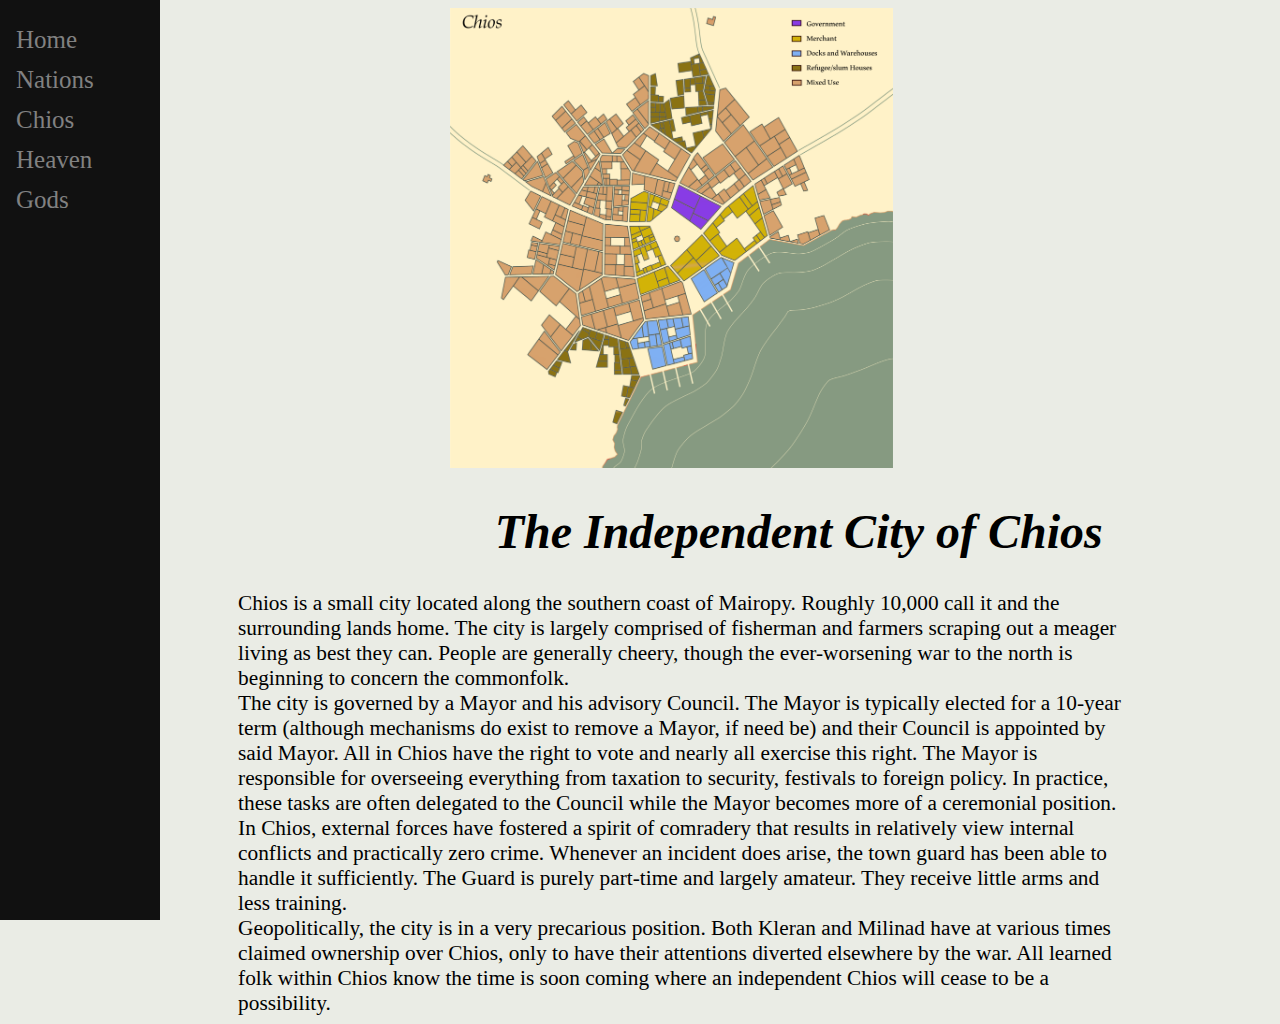
<file: chios.html>
<!DOCTYPE html>
<html>
  <head>
    <meta charset="UTF-8">
    <title>Chios</title>
  <link rel="stylesheet" href="css/chios.css" type="text/css">
  </head>
  <body>
   <!-- Side navigation -->
    <div class="sidenav">
      <a href="index.html">Home</a>
      <a href="nations.html">Nations</a>
      <a href="chios.html">Chios</a>
      <a href="heaven.html">Heaven</a>
      <a href="gods.html">Gods</a>

    </div>

<!-- Page content -->
    <div class="main">
        <div class="text_container">
          
          <img class="kleran" src="images/chios3_done.png" alt="">
          <h1>The Independent City of Chios</h1>

          <p1>  Chios is a small city located along the southern coast of Mairopy. Roughly 10,000 call it and the surrounding lands home. The city is largely comprised of fisherman and farmers scraping out a meager living as best they can. People are generally cheery, though the ever-worsening war to the north is beginning to concern the commonfolk.  
          <br>
          The city is governed by a Mayor and his advisory Council. The Mayor is typically elected for a 10-year term (although mechanisms do exist to remove a Mayor, if need be) and their Council is appointed by said Mayor. All in Chios have the right to vote and nearly all exercise this right. The Mayor is responsible for overseeing everything from taxation to security, festivals to foreign policy. In practice, these tasks are often delegated to the Council while the Mayor becomes more of a ceremonial position.
          <br>
          In Chios, external forces have fostered a spirit of comradery that results in relatively view internal conflicts and practically zero crime. Whenever an incident does arise, the town guard has been able to handle it sufficiently. The Guard is purely part-time and largely amateur. They receive little arms and less training. 
          <br>
          
          Geopolitically, the city is in a very precarious position. Both Kleran and Milinad have at various times claimed ownership over Chios, only to have their attentions diverted elsewhere by the war. All learned folk within Chios know the time is soon coming where an independent Chios will cease to be a possibility.
          </p1>
        </div>      
    </div> 
  </body>
</html>
</file>
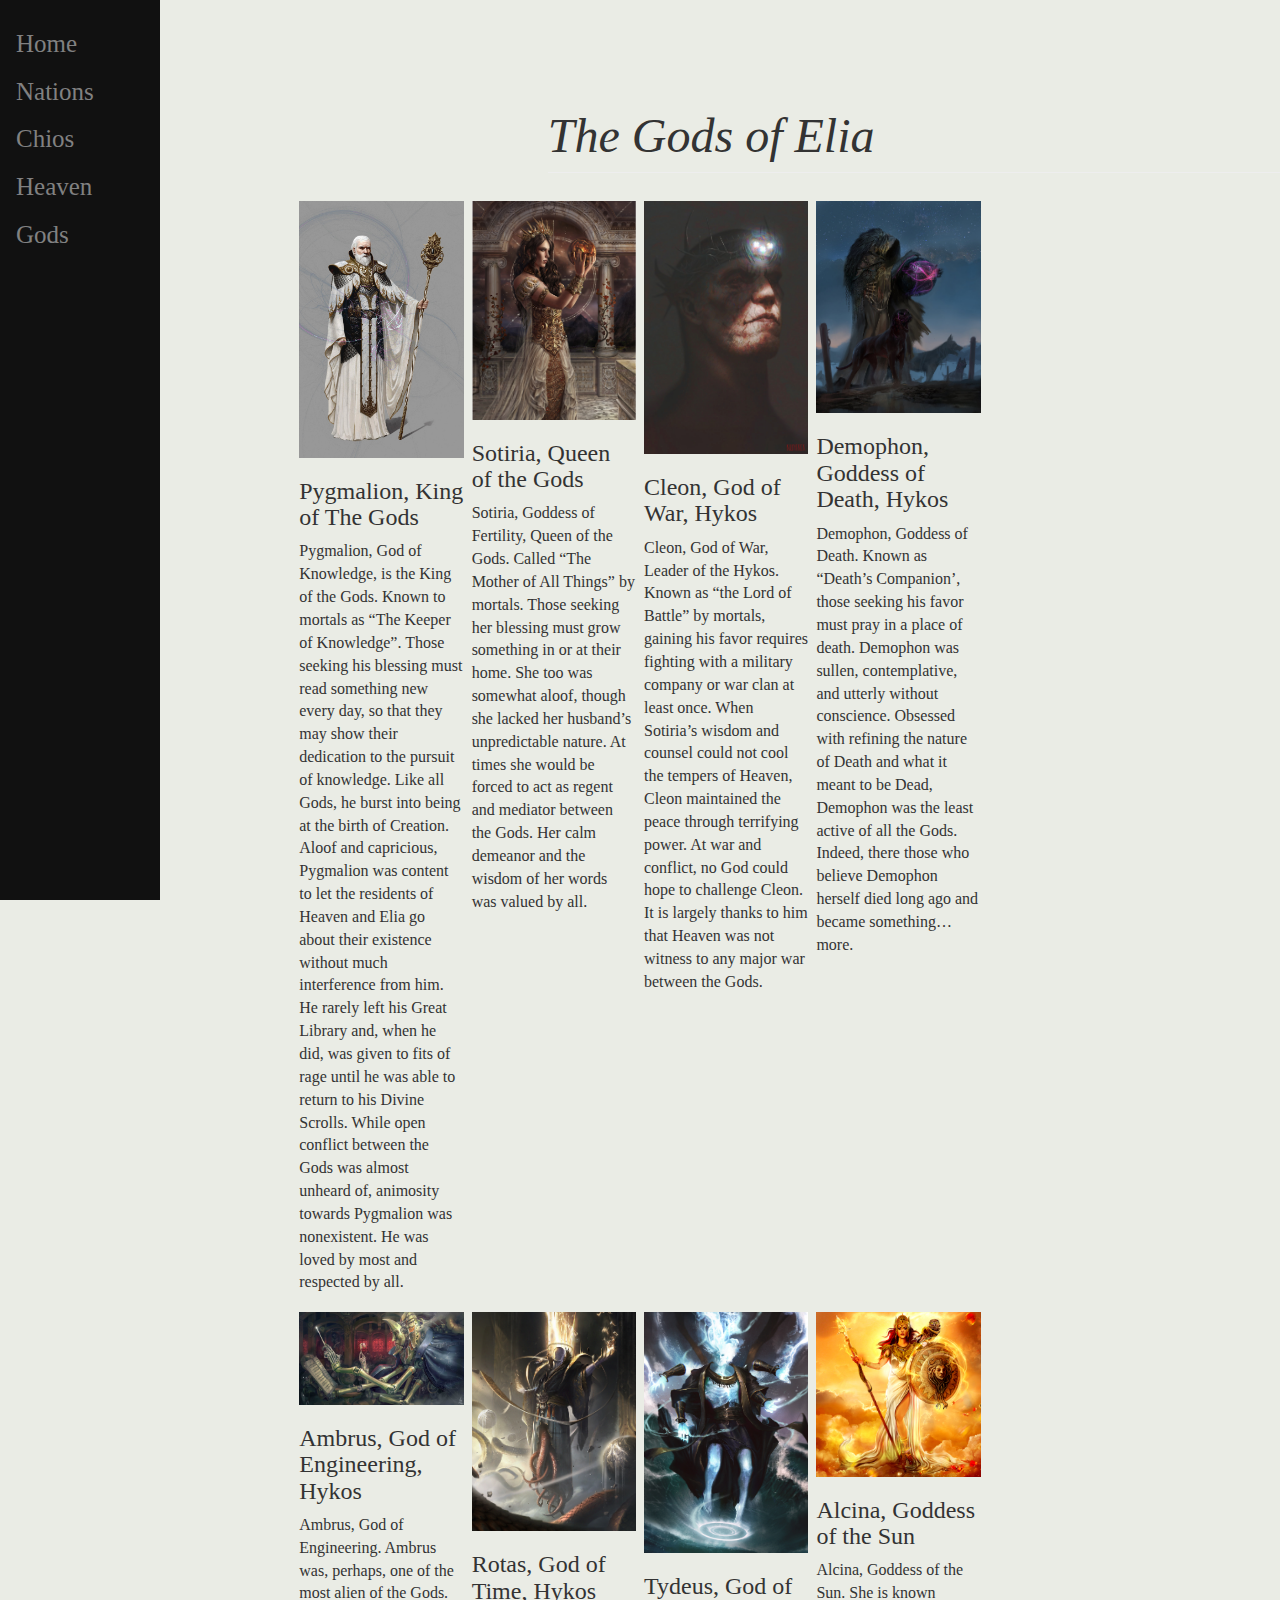
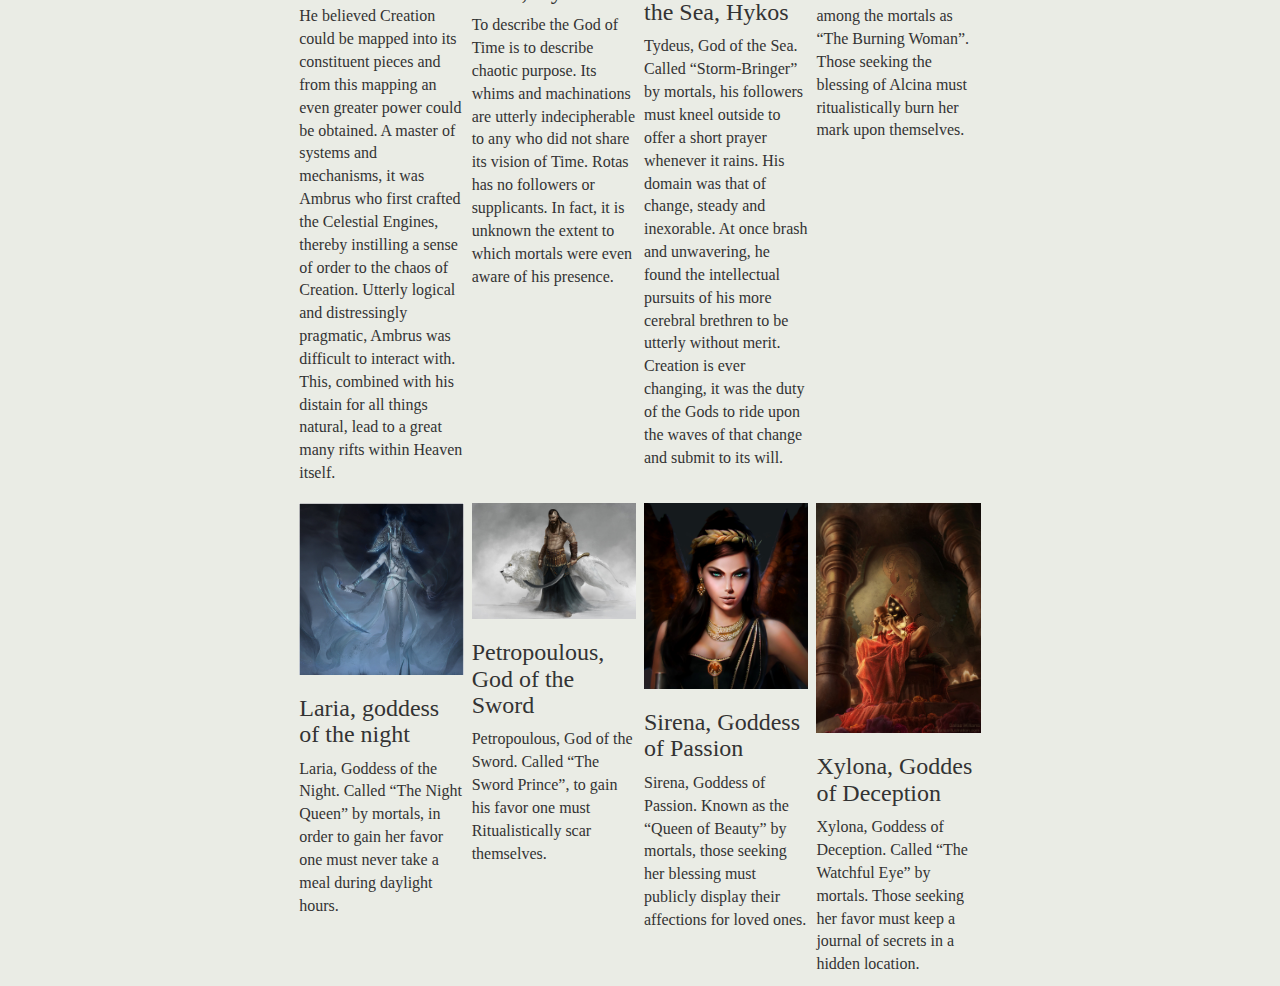
<file: gods.html>
<!DOCTYPE html>
<html lang="en">

<head>

    <meta charset="utf-8">
    <meta http-equiv="X-UA-Compatible" content="IE=edge">
    <meta name="viewport" content="width=device-width, initial-scale=1">
    <meta name="description" content="">
    <meta name="author" content="">

    <title>Gods</title>

    <!-- Bootstrap Core CSS -->
    <link href="css/bootstrap.min.css" rel="stylesheet">

    <!-- Custom CSS -->
    <link href="css/3-col-portfolio.css" rel="stylesheet">

    <link href="css/gods.css" rel="stylesheet">

    <!-- HTML5 Shim and Respond.js IE8 support of HTML5 elements and media queries -->
    <!-- WARNING: Respond.js doesn't work if you view the page via file:// -->
    <!--[if lt IE 9]>
        <script src="https://oss.maxcdn.com/libs/html5shiv/3.7.0/html5shiv.js"></script>
        <script src="https://oss.maxcdn.com/libs/respond.js/1.4.2/respond.min.js"></script>
    <![endif]-->

</head>

<body>

       <!-- Side navigation -->
    <div class="sidenav">
        <a href="index.html">Home</a>
        <a href="nations.html">Nations</a>
        <a href="chios.html">Chios</a>
        <a href="heaven.html">Heaven</a>
        <a href="gods.html">Gods</a>

    </div>
    <!-- Page Content -->
    <div class="container">

        <!-- Page Header -->
        <div class="row">
            <div class="col-lg-12">
                <h1 class="page-header">The Gods of Elia
                </h1>
            </div>
        </div>
        <!-- /.row -->

        <!-- Projects Row -->
        <div class='container'>
        <div class="row">
            <div class="column">
                <img class="img-responsive" src="images/Pygmalion, King of The Gods.jpg" alt="">
                <h3>Pygmalion, King of The Gods</h3>
                <p>Pygmalion, God of Knowledge, is the King of the Gods. Known to mortals as “The Keeper of Knowledge”. Those seeking his blessing must read something new every day, so that they may show their dedication to the pursuit of knowledge. Like all Gods, he burst into being at the birth of Creation. Aloof and capricious, Pygmalion was content to let the residents of Heaven and Elia go about their existence without much interference from him. He rarely left his Great Library and, when he did, was given to fits of rage until he was able to return to his Divine Scrolls. While open conflict between the Gods was almost unheard of, animosity towards Pygmalion was nonexistent. He was loved by most and respected by all.</p>                
            </div>

            <div class="column">                
                <img class="img-responsive" src="images/Sotiria, Queen of the Gods.jpg" alt="">
                <h3>Sotiria, Queen of the Gods</h3>
                <p>Sotiria, Goddess of Fertility, Queen of the Gods. Called “The Mother of All Things” by mortals. Those seeking her blessing must grow something in or at their home. She too was somewhat aloof, though she lacked her husband’s unpredictable nature. At times she would be forced to act as regent and mediator between the Gods. Her calm demeanor and the wisdom of her words was valued by all.</p>                
            </div>
            
            <div class="column">                
                <img class="img-responsive" src="images/Cleon, God of War.jpg" alt="">
                <h3>Cleon, God of War, Hykos</h3>
                <p>Cleon, God of War, Leader of the Hykos. Known as “the Lord of Battle” by mortals, gaining his favor requires fighting with a military company or war clan at least once. When Sotiria’s wisdom and counsel could not cool the tempers of Heaven, Cleon maintained the peace through terrifying power. At war and conflict, no God could hope to challenge Cleon. It is largely thanks to him that Heaven was not witness to any major war between the Gods.</p>                
            </div>
            
            <div class="column">
                <img class="img-responsive" src="images/Demophon, God of Death.jpg" alt="">
                <h3>Demophon, Goddess of Death, Hykos</h3>
                <p>Demophon, Goddess of Death. Known as “Death’s Companion’, those seeking his favor must pray in a place of death. Demophon was sullen, contemplative, and utterly without conscience. Obsessed with refining the nature of Death and what it meant to be Dead, Demophon was the least active of all the Gods. Indeed, there those who believe Demophon herself died long ago and became something…more. </p>               
            </div>
            
            <div class="column">
                <img class="img-responsive" src="images/Ambrus, God of Engineering.jpg" alt="">
                <h3>Ambrus, God of Engineering, Hykos</h3>
                <p>Ambrus, God of Engineering. Ambrus was, perhaps, one of the most alien of the Gods. He believed Creation could be mapped into its constituent pieces and from this mapping an even greater power could be obtained. A master of systems and mechanisms, it was Ambrus who first crafted the Celestial Engines, thereby instilling a sense of order to the chaos of Creation. Utterly logical and distressingly pragmatic, Ambrus was difficult to interact with. This, combined with his distain for all things natural, lead to a great many rifts within Heaven itself.</p>                
            </div>
            
            <div class="column">
                <img class="img-responsive" src="images/Rotas, God of Time.jpg" alt="">
                <h3>Rotas, God of Time, Hykos</h3>
                <p>To describe the God of Time is to describe chaotic purpose. Its whims and machinations are utterly indecipherable to any who did not share its vision of Time. Rotas has no followers or supplicants. In fact, it is unknown the extent to which mortals were even aware of his presence.</p>                
            </div>
            
            <div class="column">
                <img class="img-responsive" src="images/Tydeus, God of the Sea.jpg" alt="">
                <h3>Tydeus, God of the Sea, Hykos</h3>
                <p>Tydeus, God of the Sea. Called “Storm-Bringer” by mortals, his followers must kneel outside to offer a short prayer whenever it rains. His domain was that of change, steady and inexorable. At once brash and unwavering, he found the intellectual pursuits of his more cerebral brethren to be utterly without merit. Creation is ever changing, it was the duty of the Gods to ride upon the waves of that change and submit to its will.</p>                
            </div>
            
            <div class="column">
                <img class="img-responsive" src="images/Alcina, Goddess of the SUn.jpg" alt="">
                <h3>Alcina, Goddess of the Sun</h3>
                <p>Alcina, Goddess of the Sun. She is known among the mortals as “The Burning Woman”. Those seeking the blessing of Alcina must ritualistically burn her mark upon themselves.</p>               
            </div>            
            
            <div class="column">
                <img class="img-responsive" src="images/Laria, goddess of the night.jpg" alt="">
                <h3>Laria, goddess of the night</h3>
                <p>Laria, Goddess of the Night. Called “The Night Queen” by mortals, in order to gain her favor one must never take a meal during daylight hours.</p>
            </div>
            
            <div class="column">
                <img class="img-responsive" src="images/Petropolous, God of the Sword.jpg" alt="">
                <h3>Petropoulous, God of the Sword</h3>
                <p>Petropoulous, God of the Sword. Called “The Sword Prince”, to gain his favor one must Ritualistically scar themselves.</p>
            </div>
            
            <div class="column">
                <img class="img-responsive" src="images/Sirena, Goddess of Passion.jpg" alt="">
                <h3>Sirena, Goddess of Passion</h3>
                <p>Sirena, Goddess of Passion. Known as the “Queen of Beauty” by mortals, those seeking her blessing must publicly display their affections for loved ones.</p>
            </div>
            
            <div class="column">
                <img class="img-responsive" src="images/Xylona, Goddes of Deception.jpg" alt="">
                <h3>Xylona, Goddes of Deception</h3>
                <p>Xylona, Goddess of Deception. Called “The Watchful Eye” by mortals. Those seeking her favor must keep a journal of secrets in a hidden location.</p>                
            </div>
            
            
            
        </div>
      </div>

        
       


</body>

</html>
</file>
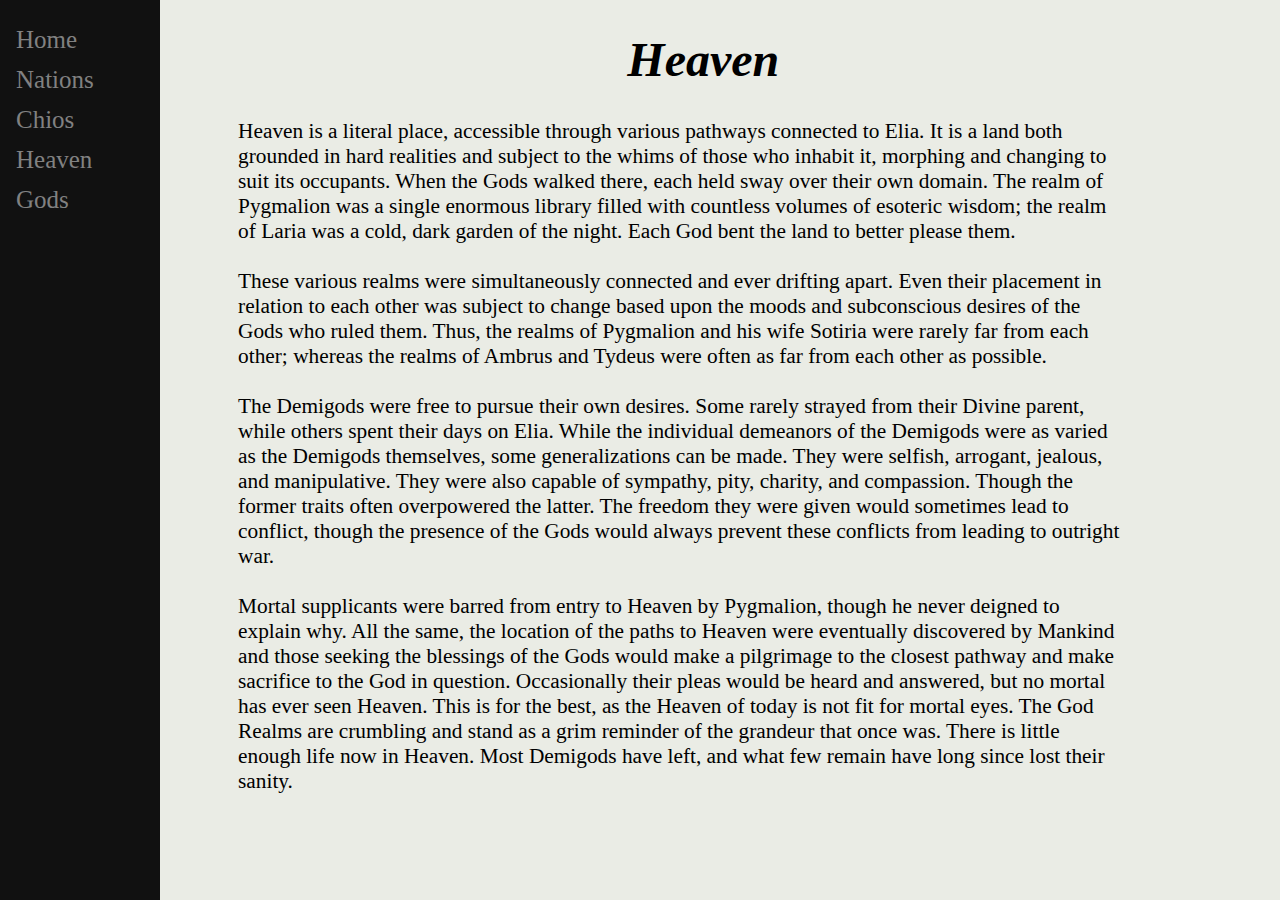
<file: heaven.html>
<!DOCTYPE html>
<html>
  <head>
    <meta charset="UTF-8">
    <title>Nations</title>
  <link rel="stylesheet" href="css/heaven.css" type="text/css">
  </head>
  <body>
   <!-- Side navigation -->
    <div class="sidenav">
      <a href="index.html">Home</a>
      <a href="nations.html">Nations</a>
      <a href="chios.html">Chios</a>
      <a href="heaven.html">Heaven</a>
      <a href="gods.html">Gods</a>

    </div>

<!-- Page content -->
<div class="main">
    <div class="text_container">
      
     
      <h1>Heaven</h1>

      <p1>Heaven is a literal place, accessible through various pathways connected to Elia. It is a land both grounded in hard realities and subject to the whims of those who inhabit it, morphing and changing to suit its occupants. When the Gods walked there, each held sway over their own domain. The realm of Pygmalion was a single enormous library filled with countless volumes of esoteric wisdom; the realm of Laria was a cold, dark garden of the night. Each God bent the land to better please them. 
      <br>
      <br>
      These various realms were simultaneously connected and ever drifting apart. Even their placement in relation to each other was subject to change based upon the moods and subconscious desires of the Gods who ruled them. Thus, the realms of Pygmalion and his wife Sotiria were rarely far from each other; whereas the realms of Ambrus and Tydeus were often as far from each other as possible.
      <br>
      <br>
      The Demigods were free to pursue their own desires. Some rarely strayed from their Divine parent, while others spent their days on Elia. While the individual demeanors of the Demigods were as varied as the Demigods themselves, some generalizations can be made. They were selfish, arrogant, jealous, and manipulative. They were also capable of sympathy, pity, charity, and compassion. Though the former traits often overpowered the latter. The freedom they were given would sometimes lead to conflict, though the presence of the Gods would always prevent these conflicts from leading to outright war.
      <br>
      <br>
      Mortal supplicants were barred from entry to Heaven by Pygmalion, though he never deigned to explain why. All the same, the location of the paths to Heaven were eventually discovered by Mankind and those seeking the blessings of the Gods would make a pilgrimage to the closest pathway and make sacrifice to the God in question. Occasionally their pleas would be heard and answered, but no mortal has ever seen Heaven. This is for the best, as the Heaven of today is not fit for mortal eyes. The God Realms are crumbling and stand as a grim reminder of the grandeur that once was. There is little enough life now in Heaven. Most Demigods have left, and what few remain have long since lost their sanity.
      </p1>
    </div> 
  </body>
</html>
</file>
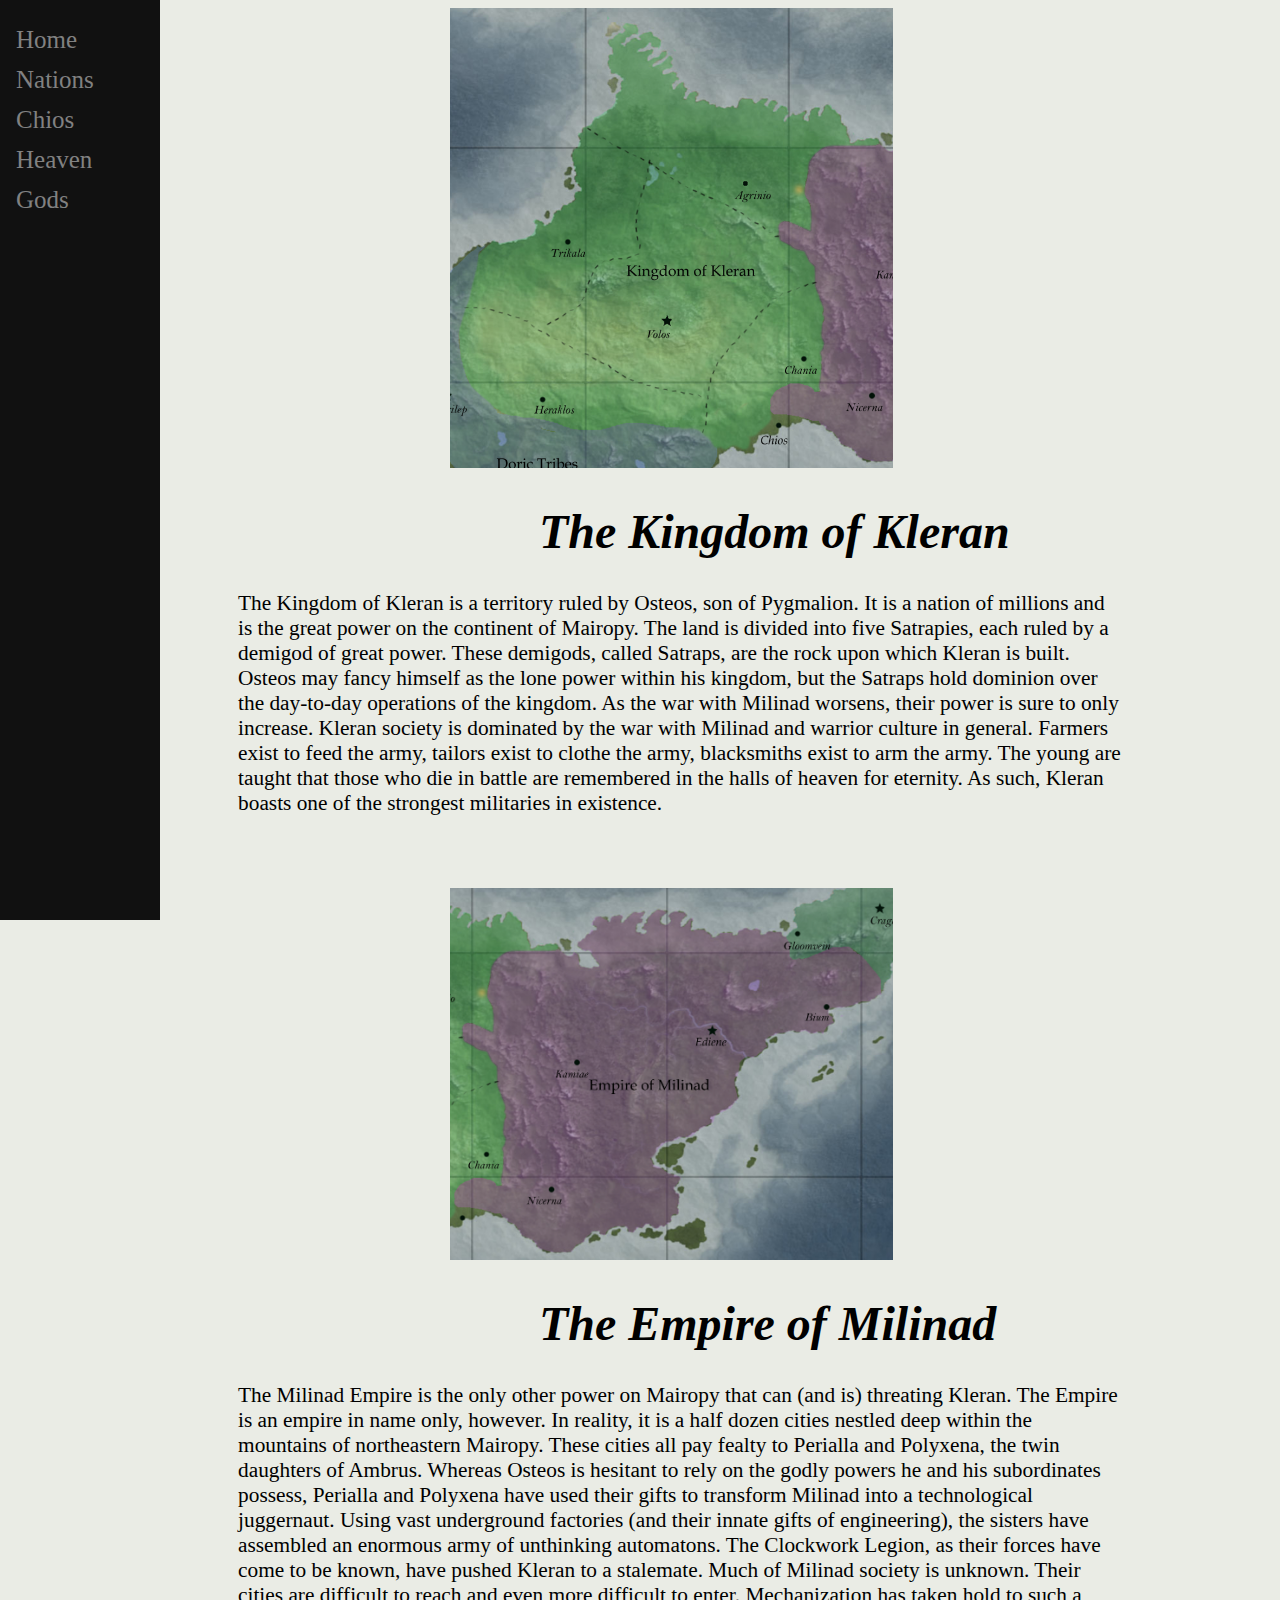
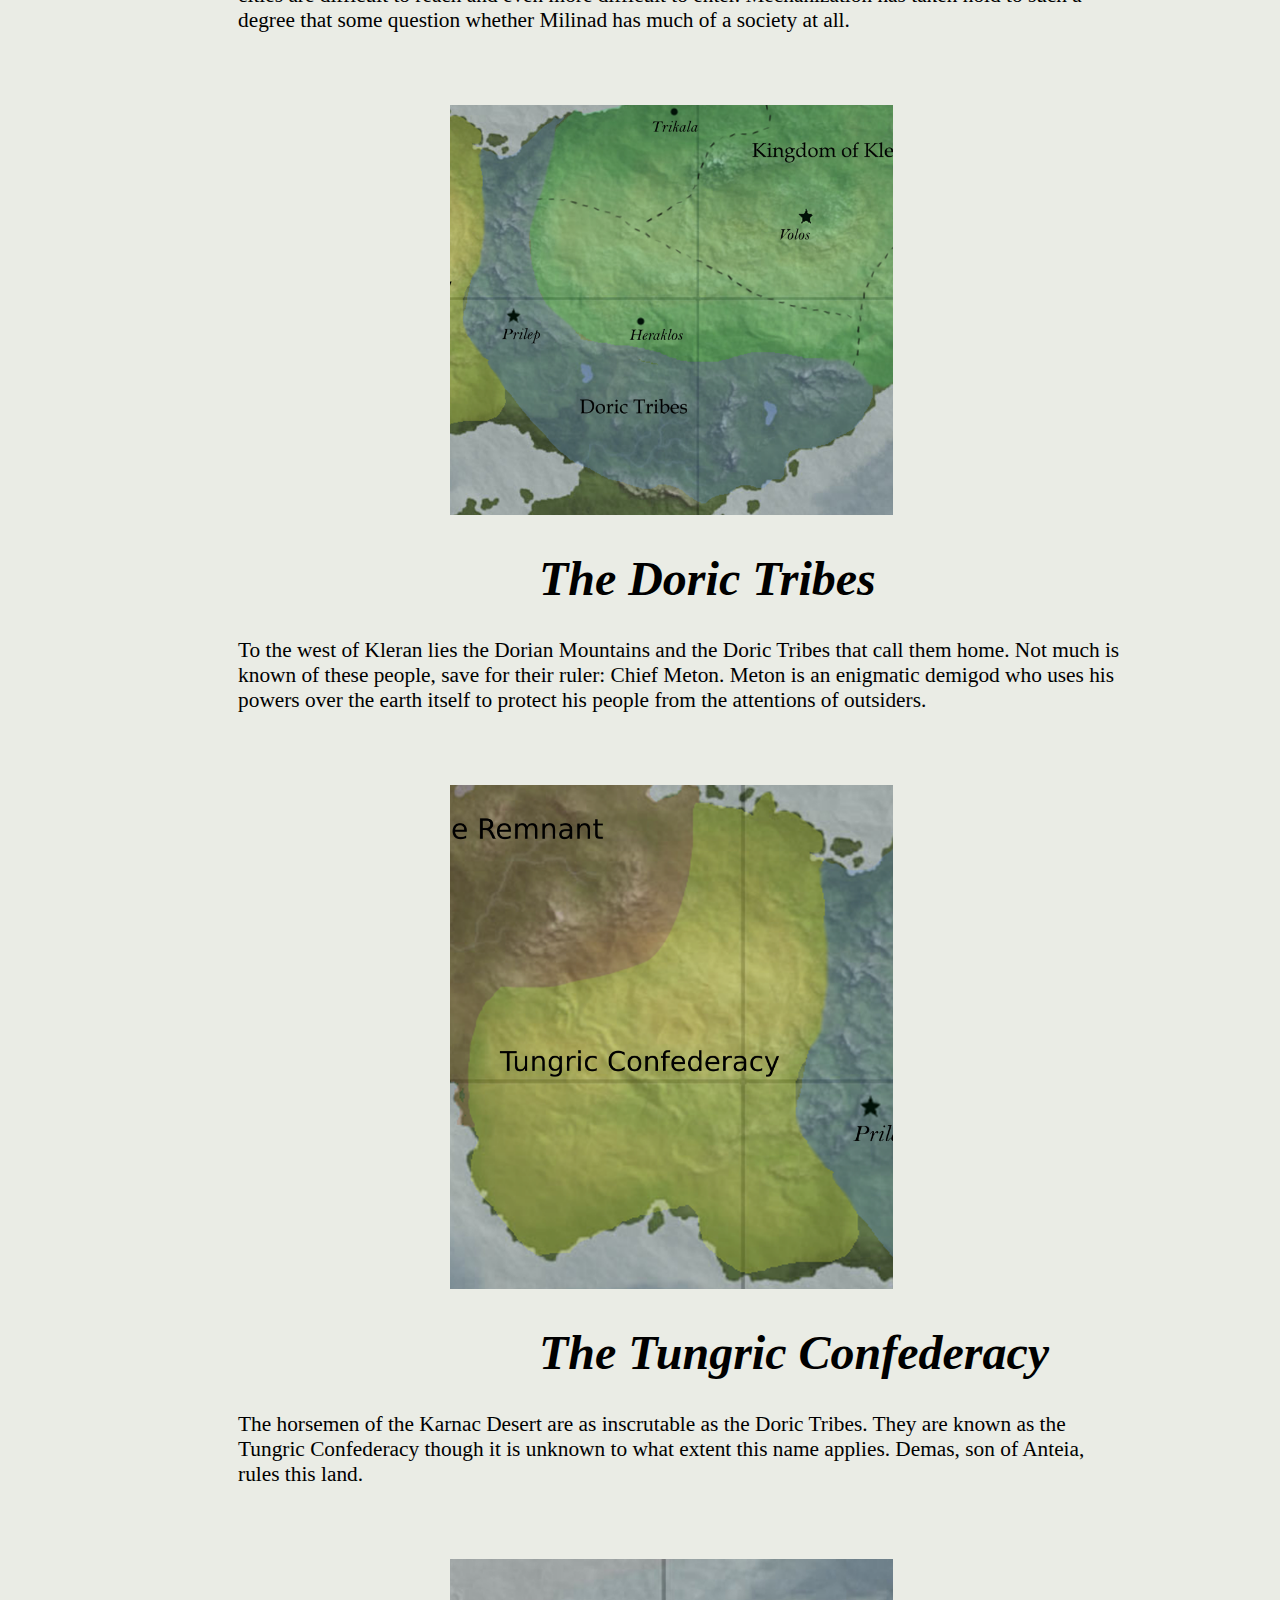
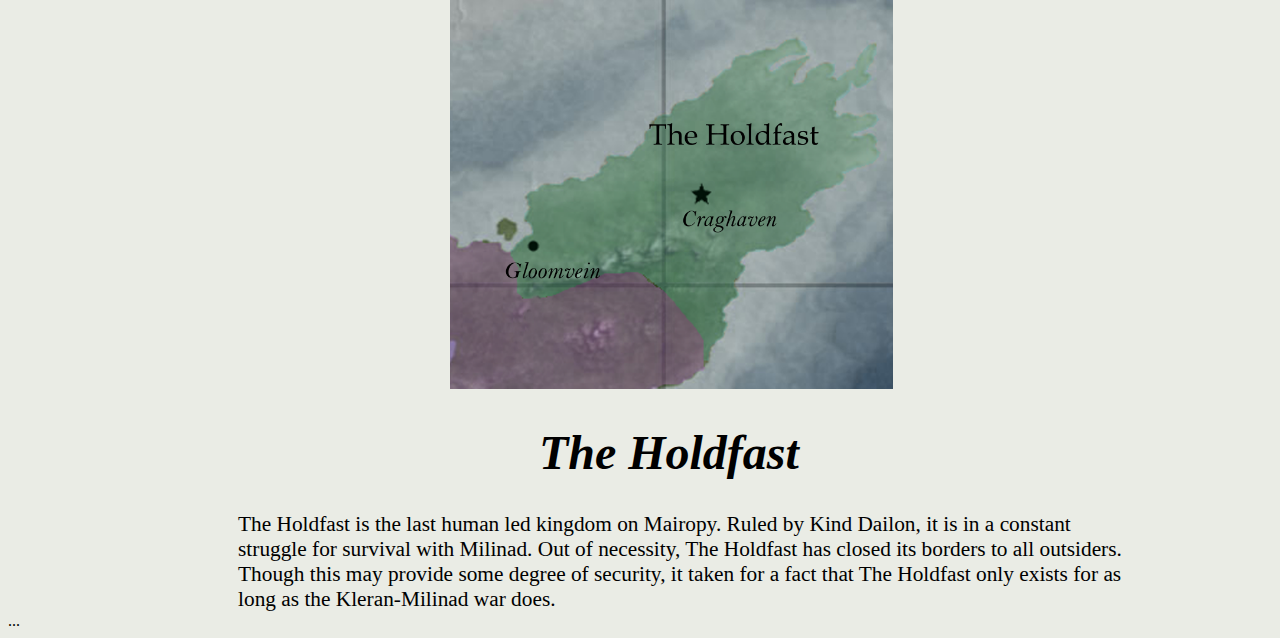
<file: nations.html>
<!DOCTYPE html>
<html>
  <head>
    <meta charset="UTF-8">
    <title>Nations</title>
  <link rel="stylesheet" href="css/nations.css" type="text/css">
  </head>
  <body>
   <!-- Side navigation -->
    <div class="sidenav">
  <a href="index.html">Home</a>
  <a href="nations.html">Nations</a>
  <a href="chios.html">Chios</a>
  <a href="heaven.html">Heaven</a>
  <a href="gods.html">Gods</a>

</div>

<!-- Page content -->
<div class="main">
    <div class="text_container">
      
      <img class="kleran" src="images/kingdoms/Kleran.png" alt="">
      <h1>The Kingdom of Kleran</h1>

      <p1>The Kingdom of Kleran is a territory ruled by Osteos, son of Pygmalion. It is a nation of millions and is the great power on the continent of Mairopy. The land is divided into five Satrapies, each ruled by a demigod of great power. These demigods, called Satraps, are the rock upon which Kleran is built. Osteos may fancy himself as the lone power within his kingdom, but the Satraps hold dominion over the day-to-day operations of the kingdom. As the war with Milinad worsens, their power is sure to only increase. 
      Kleran society is dominated by the war with Milinad and warrior culture in general. Farmers exist to feed the army, tailors exist to clothe the army, blacksmiths exist to arm the army. The young are taught that those who die in battle are remembered in the halls of heaven for eternity. As such, Kleran boasts one of the strongest militaries in existence.</p1>

      <br>
      <br>
      <br>
      <br>
      <br>
      <img class="milinad" src="images/kingdoms/Milinad.png" alt="">
      <h1>The Empire of Milinad</h1>
      <p1>The Milinad Empire is the only other power on Mairopy that can (and is) threating Kleran. The Empire is an empire in name only, however. In reality, it is a half dozen cities nestled deep within the mountains of northeastern Mairopy. These cities all pay fealty to Perialla and Polyxena, the twin daughters of Ambrus. Whereas Osteos is hesitant to rely on the godly powers he and his subordinates possess, Perialla and Polyxena have used their gifts to transform Milinad into a technological juggernaut. Using vast underground factories (and their innate gifts of engineering), the sisters have assembled an enormous army of unthinking automatons. The Clockwork Legion, as their forces have come to be known, have pushed Kleran to a stalemate.
      Much of Milinad society is unknown. Their cities are difficult to reach and even more difficult to enter. Mechanization has taken hold to such a degree that some question whether Milinad has much of a society at all.</p1>
      <br>
      <br>
      <br>
      <br>
      <br>
      <img class="doric" src="images/kingdoms/Doric.png" alt="">
      <h1>The Doric Tribes</h1>
      <p1>To the west of Kleran lies the Dorian Mountains and the Doric Tribes that call them home. Not much is known of these people, save for their ruler: Chief Meton. Meton is an enigmatic demigod who uses his powers over the earth itself to protect his people from the attentions of outsiders.</p1>
      <br>
      <br>
      <br>
      <br>
      <br>
      <img class="tungric" src="images/kingdoms/Tungric.png" alt="">
      <h1>The Tungric Confederacy</h1>
      <p1>The horsemen of the Karnac Desert are as inscrutable as the Doric Tribes. They are known as the Tungric Confederacy though it is unknown to what extent this name applies. Demas, son of Anteia, rules this land.</p1>
      <br>
      <br>
      <br>
      <br>
      <br>
      <img class="holdfast" src="images/kingdoms/Holdfast.png" alt="">
      <h1>The Holdfast</h1>
      <p1>The Holdfast is the last human led kingdom on Mairopy. Ruled by Kind Dailon, it is in a constant struggle for survival with Milinad. Out of necessity, The Holdfast has closed its borders to all outsiders. Though this may provide some degree of security, it taken for a fact that The Holdfast only exists for as long as the Kleran-Milinad war does.</p1>

        




                </p2>   
            </div>
  ...
</div> 
  </body>
</html>
</file>
<file: css/chios.css>
body {
	font-family: Garamond, ‘Book Antiqua’, Palatino, serif;
	font-size: 16px;
	background-color: #eaece5;
	height: 100%;

}

h1 {
    position: relative;
    font-style: oblique;
    font-size:48px;
    left: 55%;
}

p1 {
    position: relative;
    left: 26%;
    font-size: 16pt;
}

.text_container{
    
    width: 70%;
}

.kleran {
    position: relative;
    left: 50%;
    width: 50%;
    height: auto;
}




.navbar-inverse .navbar-brand {
    color: #b2c2bf;
    font-size: 16px;
    float: center;
}

.navbar-inverse {
    background-color: #3b3a30;
    border-color: #666666;
    -moz-box-shadow: 2px 2px 7px #000;
    -webkit-box-shadow: 2px 2px 7px #000;
}

.navbar-inverse .navbar-nav>li>a {
    color: #b2c2bf;
    font-size: 20px;
}

.navbar-inverse .navbar-nav>li>a:hover {
    color: #999999;
}


 /* The sidebar menu */
.sidenav {
    height: 100%; /* Full-height: remove this if you want "auto" height */
    width: 160px; /* Set the width of the sidebar */
    position: fixed; /* Fixed Sidebar (stay in place on scroll) */
    z-index: 1; /* Stay on top */
    top: 0; /* Stay at the top */
    left: 0;
    background-color: #111; /* Black */
    overflow-x: hidden; /* Disable horizontal scroll */
    padding-top: 20px;
}

/* The navigation menu links */
.sidenav a {
    padding: 6px 8px 6px 16px;
    text-decoration: none;
    font-size: 25px;
    color: #818181;
    display: block;
}

/* When you mouse over the navigation links, change their color */
.sidenav a:hover {
    color: #f1f1f1;
}

dding: 0px 10px;
}

/* On smaller screens, where height is less than 450px, change the style of the sidebar (less padding and a smaller font size) */
@media screen and (max-height: 450px) {
    .sidenav {padding-top: 15px;}
    .sidenav a {font-size: 18px;}
}
</file>
<file: css/gods.css>
body {
	font-family: Garamond, ‘Book Antiqua’, Palatino, serif;
	font-size: 16px;
	background-color: #eaece5;
	height: 100%;

}

h1 {
    position: relative;
    font-style: oblique;
    font-size:48px;
    left: 40%;
}

p1 {
    position: relative;
    left: 26%;
    font-size: 16pt;
}

.container {
    width: 75%
}
.row {
  display: flex;
  flex-wrap: wrap;
  padding: 0 4px;
}

/* Create four equal columns that sits next to each other */
.column {
  flex: 50%;
  max-width: 25%;
  padding: 0 4px;
}

.column img {
  margin-top: 8px;
  width: 20vw;
  vertical-align: middle;
}




.navbar-inverse .navbar-brand {
    color: #b2c2bf;
    font-size: 16px;
    float: center;
}

.navbar-inverse {
    background-color: #3b3a30;
    border-color: #666666;
    -moz-box-shadow: 2px 2px 7px #000;
    -webkit-box-shadow: 2px 2px 7px #000;
}

.navbar-inverse .navbar-nav>li>a {
    color: #b2c2bf;
    font-size: 20px;
}

.navbar-inverse .navbar-nav>li>a:hover {
    color: #999999;
}


 /* The sidebar menu */
.sidenav {
    height: 100%; /* Full-height: remove this if you want "auto" height */
    width: 160px; /* Set the width of the sidebar */
    position: fixed; /* Fixed Sidebar (stay in place on scroll) */
    z-index: 1; /* Stay on top */
    top: 0; /* Stay at the top */
    left: 0;
    background-color: #111; /* Black */
    overflow-x: hidden; /* Disable horizontal scroll */
    padding-top: 20px;
}

/* The navigation menu links */
.sidenav a {
    padding: 6px 8px 6px 16px;
    text-decoration: none;
    font-size: 25px;
    color: #818181;
    display: block;
}

/* When you mouse over the navigation links, change their color */
.sidenav a:hover {
    color: #f1f1f1;
}

dding: 0px 10px;
}

/* On smaller screens, where height is less than 450px, change the style of the sidebar (less padding and a smaller font size) */
@media screen and (max-height: 450px) {
    .sidenav {padding-top: 15px;}
    .sidenav a {font-size: 18px;}
}
</file>
<file: css/heaven.css>
body {
	font-family: Garamond, ‘Book Antiqua’, Palatino, serif;
	font-size: 16px;
	background-color: #eaece5;
	height: 100%;

}

h1 {
    position: relative;
    font-style: oblique;
    font-size:48px;
    left: 70%;
}

p1 {
    position: relative;
    left: 26%;
    font-size: 16pt;
}

.text_container{
    
    width: 70%;
}

.navbar-inverse .navbar-brand {
    color: #b2c2bf;
    font-size: 16px;
    float: center;
}

.navbar-inverse {
    background-color: #3b3a30;
    border-color: #666666;
    -moz-box-shadow: 2px 2px 7px #000;
    -webkit-box-shadow: 2px 2px 7px #000;
}

.navbar-inverse .navbar-nav>li>a {
    color: #b2c2bf;
    font-size: 20px;
}

.navbar-inverse .navbar-nav>li>a:hover {
    color: #999999;
}


 /* The sidebar menu */
.sidenav {
    height: 100%; /* Full-height: remove this if you want "auto" height */
    width: 160px; /* Set the width of the sidebar */
    position: fixed; /* Fixed Sidebar (stay in place on scroll) */
    z-index: 1; /* Stay on top */
    top: 0; /* Stay at the top */
    left: 0;
    background-color: #111; /* Black */
    overflow-x: hidden; /* Disable horizontal scroll */
    padding-top: 20px;
}

/* The navigation menu links */
.sidenav a {
    padding: 6px 8px 6px 16px;
    text-decoration: none;
    font-size: 25px;
    color: #818181;
    display: block;
}

/* When you mouse over the navigation links, change their color */
.sidenav a:hover {
    color: #f1f1f1;
}

dding: 0px 10px;
}

/* On smaller screens, where height is less than 450px, change the style of the sidebar (less padding and a smaller font size) */
@media screen and (max-height: 450px) {
    .sidenav {padding-top: 15px;}
    .sidenav a {font-size: 18px;}
}
</file>
<file: css/nations.css>
body {
	font-family: Garamond, ‘Book Antiqua’, Palatino, serif;
	font-size: 16px;
	background-color: #eaece5;
	height: 100%;

}

h1 {
    position: relative;
    font-style: oblique;
    font-size:48px;
    left: 60%;
}

p1 {
    position: relative;
    left: 26%;
    font-size: 16pt;
}

.text_container{
    
    width: 70%;
}

.kleran {
    position: relative;
    left: 50%;
    width: 50%;
    height: auto;
}


.milinad {
    position: relative;
    left: 50%;
    width: 50%;
    height: auto;
}

.doric {
    position: relative;
    left: 50%;
    width: 50%;
    height: auto;
}

.tungric {
    position: relative;
    left: 50%;
    width: 50%;
    height: auto;
}

.holdfast {
    position: relative;
    left: 50%;
    width: 50%;
    height: auto;
}

.navbar-inverse .navbar-brand {
    color: #b2c2bf;
    font-size: 16px;
    float: center;
}

.navbar-inverse {
    background-color: #3b3a30;
    border-color: #666666;
    -moz-box-shadow: 2px 2px 7px #000;
    -webkit-box-shadow: 2px 2px 7px #000;
}

.navbar-inverse .navbar-nav>li>a {
    color: #b2c2bf;
    font-size: 20px;
}

.navbar-inverse .navbar-nav>li>a:hover {
    color: #999999;
}


 /* The sidebar menu */
.sidenav {
    height: 100%; /* Full-height: remove this if you want "auto" height */
    width: 160px; /* Set the width of the sidebar */
    position: fixed; /* Fixed Sidebar (stay in place on scroll) */
    z-index: 1; /* Stay on top */
    top: 0; /* Stay at the top */
    left: 0;
    background-color: #111; /* Black */
    overflow-x: hidden; /* Disable horizontal scroll */
    padding-top: 20px;
}

/* The navigation menu links */
.sidenav a {
    padding: 6px 8px 6px 16px;
    text-decoration: none;
    font-size: 25px;
    color: #818181;
    display: block;
}

/* When you mouse over the navigation links, change their color */
.sidenav a:hover {
    color: #f1f1f1;
}

dding: 0px 10px;
}

/* On smaller screens, where height is less than 450px, change the style of the sidebar (less padding and a smaller font size) */
@media screen and (max-height: 450px) {
    .sidenav {padding-top: 15px;}
    .sidenav a {font-size: 18px;}
}
</file>
<file: css/3-col-portfolio.css>
/*!
 * Start Bootstrap - 3 Col Portfolio HTML Template (http://startbootstrap.com)
 * Code licensed under the Apache License v2.0.
 * For details, see http://www.apache.org/licenses/LICENSE-2.0.
 */

body {
    padding-top: 70px; /* Required padding for .navbar-fixed-top. Remove if using .navbar-static-top. Change if height of navigation changes. */
}

.portfolio-item {
    margin-bottom: 25px;
}

footer {
    margin: 50px 0;
}
</file>
